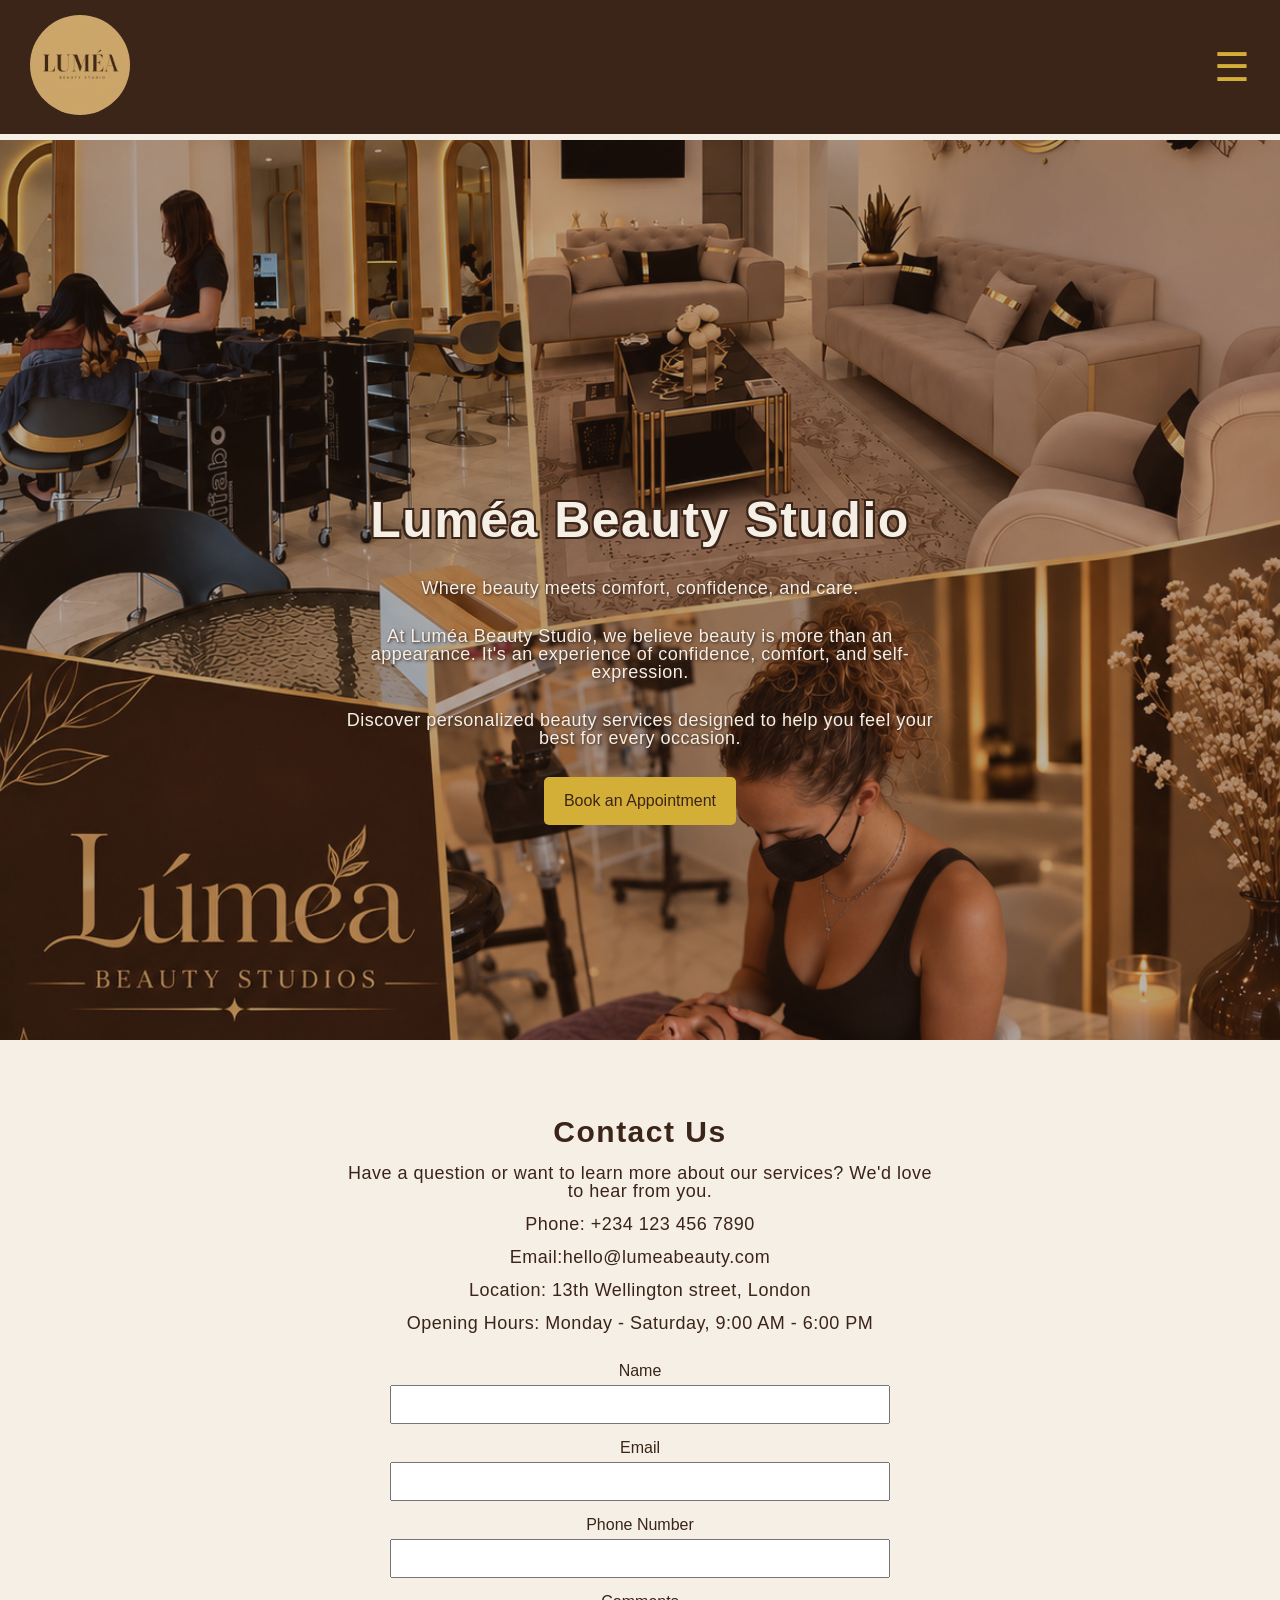
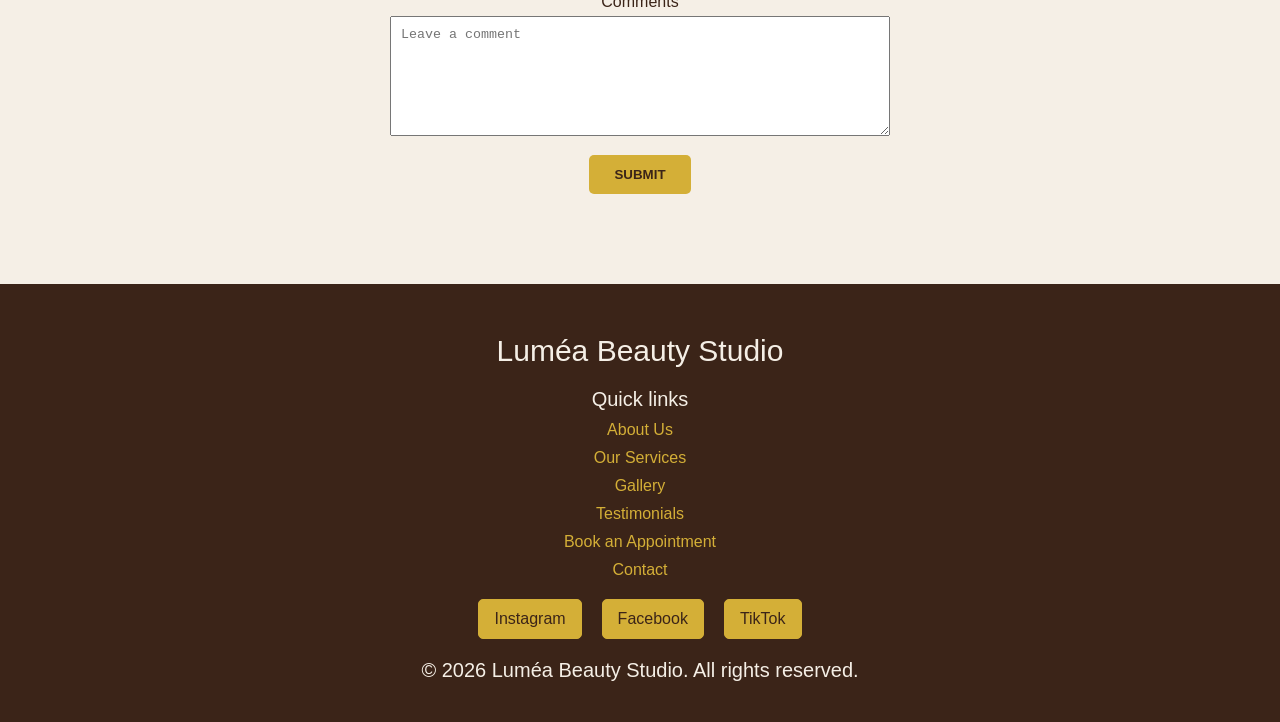
<file: index.html>
<!DOCTYPE html>

<html>
<head>
  <meta charset="UTF-8">
<meta name="viewport" content="width=device-width, initial-scale=1.0">
<title>Luméa Beauty Studio</title>
  <link rel="stylesheet" href="styles/lumea.css">
  
</head>
<body>
    <header>
      <div class="brand">
        <img src="images/logo.jpg" alt="LUMEA B.S" class="logo">
        </div>
   <button class="menu-toggle" type="button">
    ☰
</button>
       <nav class="nav-menu">
<a href="index.html">Home</a>
<a href="main.html#about">About Us</a>
<a href="main.html#services">Our Services</a>
<a href="main.html#gallery">Gallery</a>
<a href="main.html#Testimonials">Testimonials</a>
<a href="application.html#appointment">Book an Appointment</a>
<a href="main.html#contact">Contact</a>
<button class="theme-toggle" type="button">
    ☀️
</button>
       </nav>
    </header>
    
    <main>
        
    <section class="hero">
        <h1>Luméa Beauty Studio</h1>
        <p>Where beauty meets comfort, confidence, and care.</p>
        <p>At Luméa Beauty Studio, we believe beauty is more than an appearance. It's an experience of confidence, comfort, and self-expression.</p>
        <p>Discover personalized beauty services designed to help you feel your best for every occasion.</p>
        <a href="application.html" class="hero-btn">Book an Appointment</a>
       <img src="images/hero.jpg" alt="Beauty services at Luméa Beauty Studio">
    </section>
    
    <section id="contact" class="contact">
        <h2>Contact Us</h2>
         <p> Have a question or want to learn more about our services?
    We'd love to hear from you.
         </p>
      
      <div class="contact-info">
    <p>Phone: +234 123 456 7890</p>
    <p>Email:hello@lumeabeauty.com</p>
   <p>Location: 13th Wellington street, London</p>
    <p>Opening Hours: Monday - Saturday, 9:00 AM - 6:00 PM</p>
    </div>
    
    <form class="contact-form">
  <label for="contact-name">Name</label>
        <input type="text" id="contact-name" name="name">
  <label for="contact-email">Email</label>
        <input type="email" id="contact-email" name="email">
  <label for="contact-number">Phone Number</label>
        <input type="tel" id="contact-number">
  <label for="contact-comment">Comments</label>
      <textarea id="contact-comment" name="comment" placeholder="Leave a comment"></textarea>
      <button type ="submit">
          SUBMIT
      </button>  

</form>
        
      </section>
</main>

     <footer>
           <h2>Luméa Beauty Studio</h2>
           <h3>Quick links</h3>
           <ul>
   <li> 
       <a href="main.html#about">About Us</a>
   </li>
   
   <li> 
     <a href="main.html#services">Our Services</a>
   </li>
   
    <li> 
     <a href="main.html#gallery">Gallery</a>
    </li>
    
    <li> 
 <a href="main.html#Testimonials">Testimonials</a>
    </li>
    
     <li>
    <a href="application.html#appointment">Book an Appointment</a>
     </li> 
     
    <li> 
     <a href="main.html#contact">Contact</a>
    </li>
           </ul>
           
           <div class="social-links">
    <a href="#">Instagram</a>
    <a href="#">Facebook</a>
    <a href="#">TikTok</a>
</div>
           
      <script src= "scripts/lumea.js"></script>
           
           <p>© 2026 Luméa Beauty Studio. All rights reserved.</p>
      </footer>
</body>
</html>
</file>
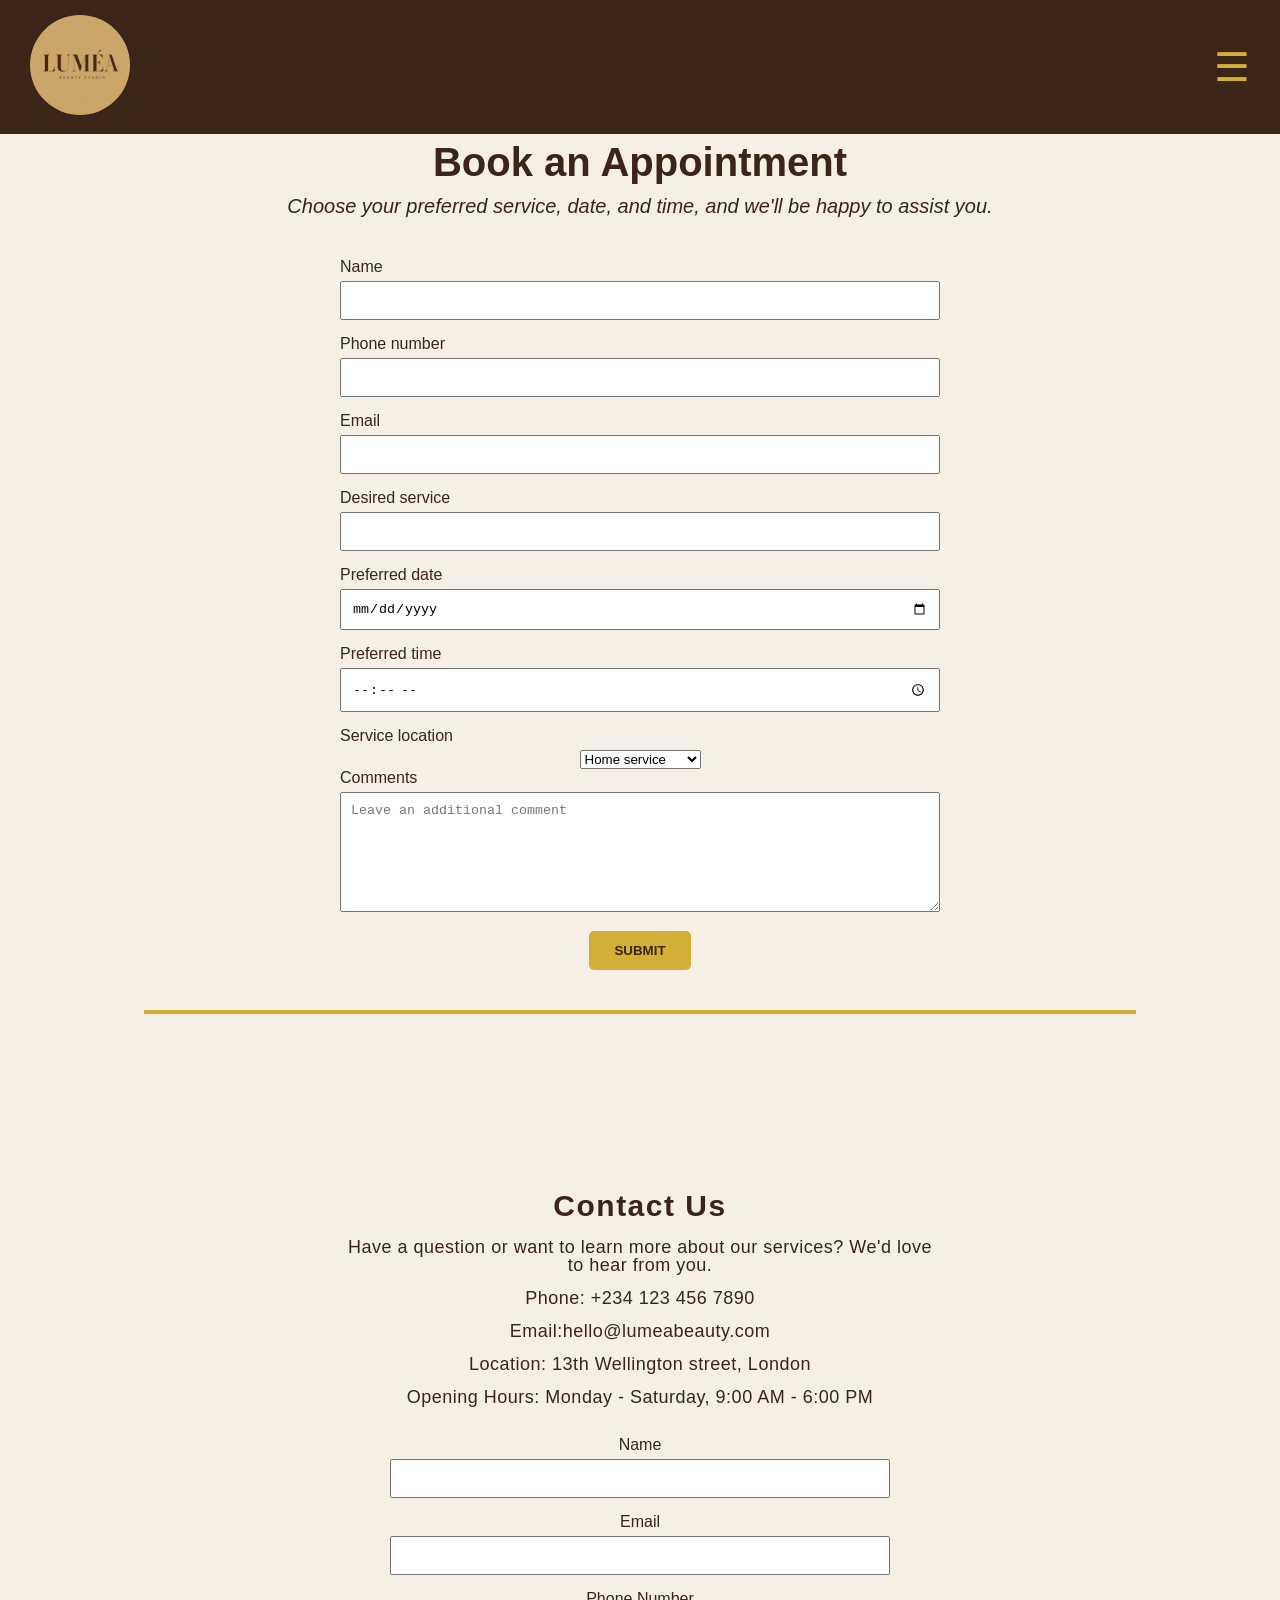
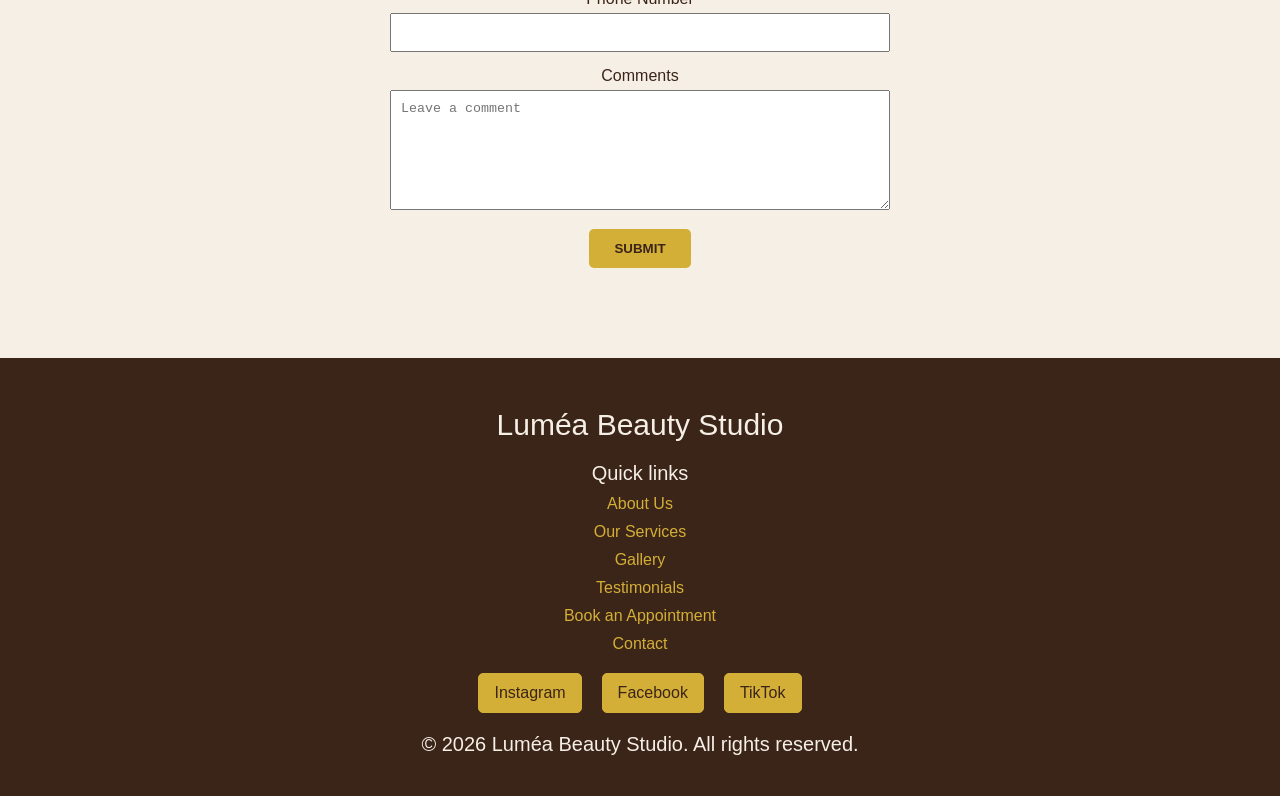
<file: application.html>
<!DOCTYPE html>

<html>
<head>
  <meta charset="UTF-8">
<meta name="viewport" content="width=device-width, initial-scale=1.0">
<title>Luméa Beauty Studio</title>
  <link rel="stylesheet" href="styles/lumea.css">
  
</head>
<body>
  <header>
      <div class="brand">
        <img src="images/logo.jpg" alt="LUMEA B.S" class="logo">
        </div>
   <button class="menu-toggle" type="button">
    ☰
</button>
       <nav class="nav-menu">
<a href="index.html">Home</a>
<a href="main.html#about">About Us</a>
<a href="main.html#services">Our Services</a>
<a href="main.html#gallery">Gallery</a>
<a href="main.html#Testimonials">Testimonials</a>
<a href="application.html#appointment">Book an Appointment</a>
<a href="main.html#contact">Contact</a>
<button class="theme-toggle" type="button">
    ☀️
</button>
       </nav>
    </header>
         
    <section id="appointment" class="appointment">
        <h1>Book an Appointment</h1>
      <p> Choose your preferred service, date, and time, and we'll be happy to assist you.</p>
     
      <form class="appointment-form">
        <label for ="appointment-name">Name</label>
        <input type ="text" id="appointmen-name">
        
       <label for ="appointment-number">Phone number</label>
       <input type ="tel" id="appointment-number">
       
      <label for ="appointment-email">Email</label>
      <input type ="email" id="appointment-email">
      
      <label for ="appointment-service">Desired service</label>
      <input type ="text" id="appointment-service">
      
      <label for ="appointment-date">Preferred date</label>
      <input type ="date" id="appointment-date">
      
      <label for ="appointment-time">Preferred time</label>
      <input type ="time" id="appointment-time">
      
      <label for ="appointment-location">Service location</label>
      <select id="service-location" name="service-location">
          <option>Home service </option>
          <option>In Studio service</option>
          </select>
          
     <label for="appointment-comment">Comments</label>
      <textarea id="appointment-comment" name="comment" placeholder="Leave an additional comment"></textarea>
      <button type ="submit">
          SUBMIT
      </button>
      </form>
 <div class="appointment-divider"></div>    
      
    </section>
         
         <section id="contact" class="contact">
        <h2>Contact Us</h2>
         <p> Have a question or want to learn more about our services?
    We'd love to hear from you.
         </p>
      
      <div class="contact-info">
    <p>Phone: +234 123 456 7890</p>
    <p>Email:hello@lumeabeauty.com</p>
   <p>Location: 13th Wellington street, London</p>
    <p>Opening Hours: Monday - Saturday, 9:00 AM - 6:00 PM</p>
    </div>
    
    
    <form class="contact-form">
  <label for="contact-name">Name</label>
        <input type="text" id="contact-name" name="name">
  <label for="contact-email">Email</label>
        <input type="email" id="contact-email" name="email">
  <label for="contact-number">Phone Number</label>
        <input type="tel" id="contact-number">
  <label for="contact-comment">Comments</label>
      <textarea id="contact-comment" name="comment" placeholder="Leave a comment"></textarea>
      <button type ="submit">
          SUBMIT
      </button>
      

</form>
        
      </section>
</main>

     <footer>
           <h2>Luméa Beauty Studio</h2>
           <h3>Quick links</h3>
           <ul>
   <li> 
       <a href="main.html#about">About Us</a>
   </li>
   
   <li> 
     <a href="main.html#services">Our Services</a>
   </li>
   
    <li> 
     <a href="main.html#gallery">Gallery</a>
    </li>
    
    <li> 
 <a href="main.html#Testimonials">Testimonials</a>
    </li>
    
     <li>
    <a href="application.html#appointment">Book an Appointment</a>
     </li> 
     
    <li> 
     <a href="main.html#contact">Contact</a>
    </li>
           </ul>
           
           <div class="social-links">
    <a href="#">Instagram</a>
    <a href="#">Facebook</a>
    <a href="#">TikTok</a>
</div>

   <script src= "scripts/lumea.js"></script>
           
           <p>© 2026 Luméa Beauty Studio. All rights reserved.</p>
      </footer>
    
    
    
    
</body>
</html>
</file>
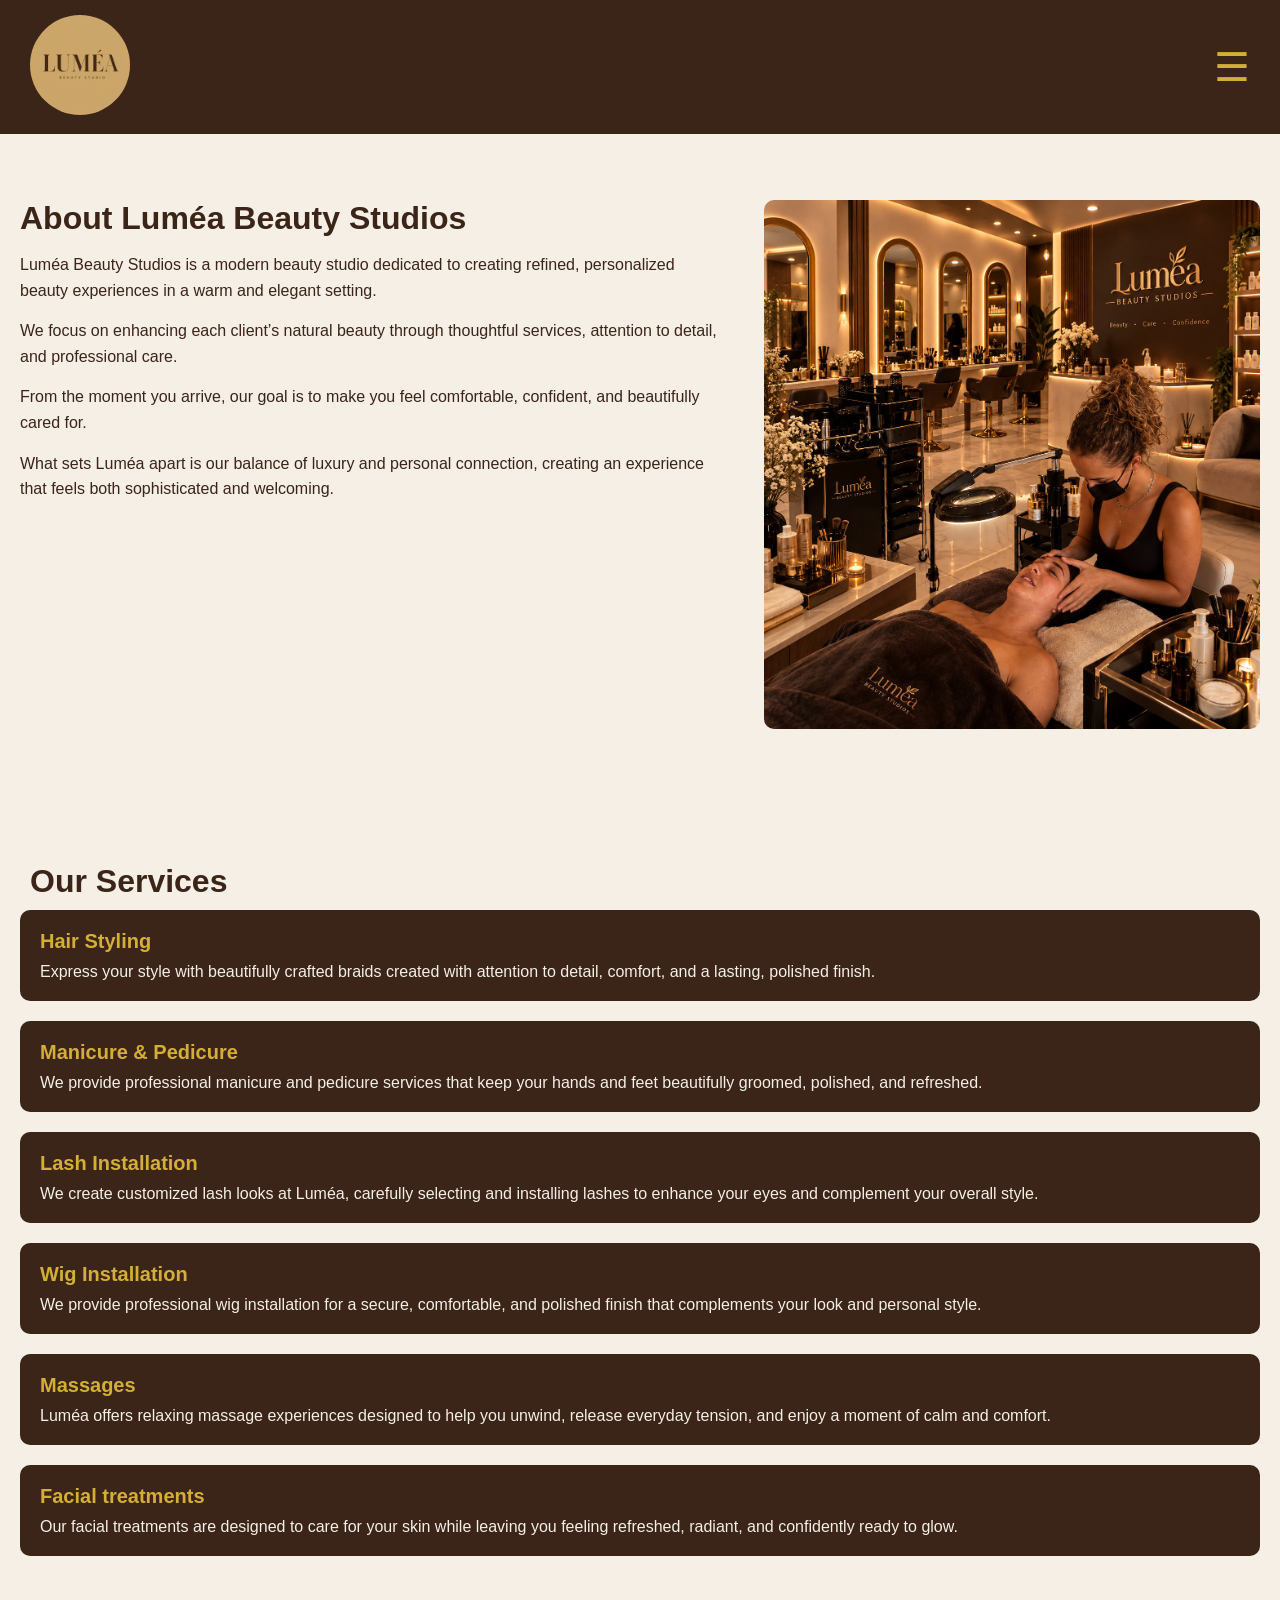
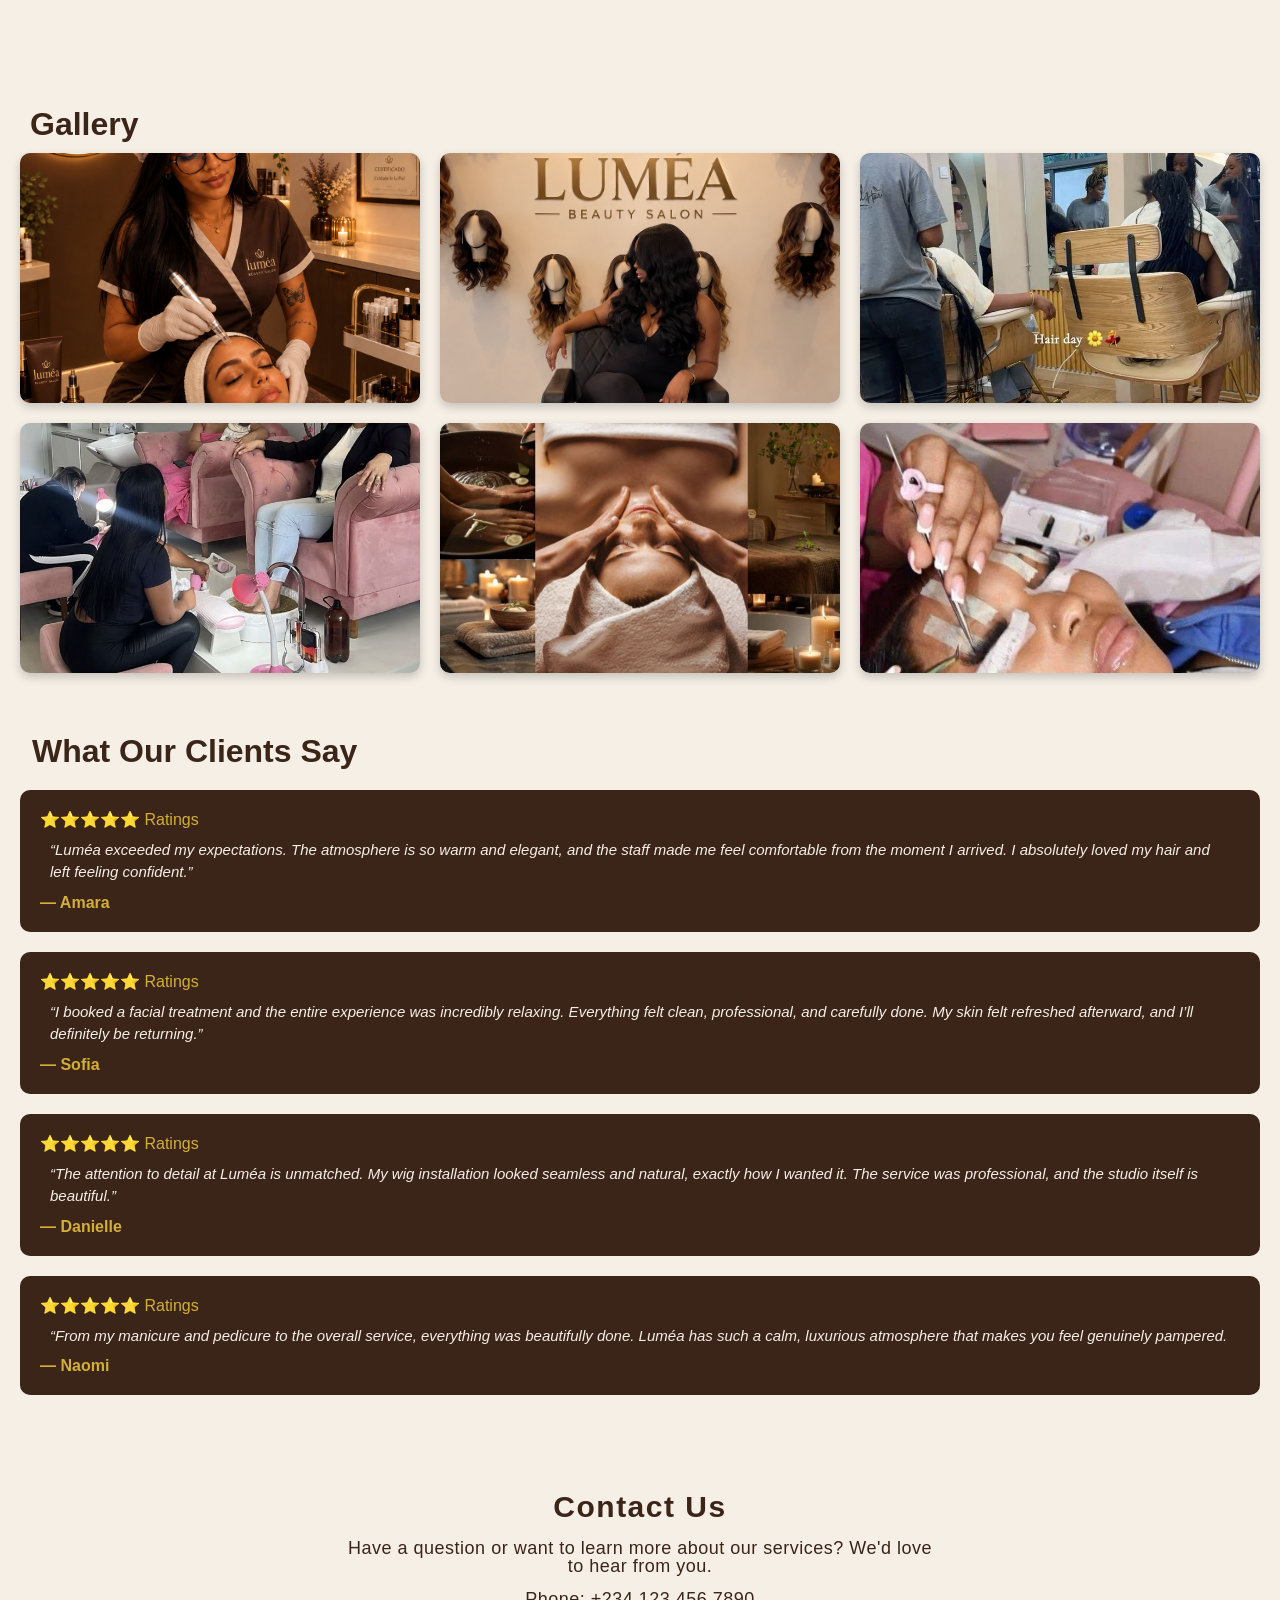
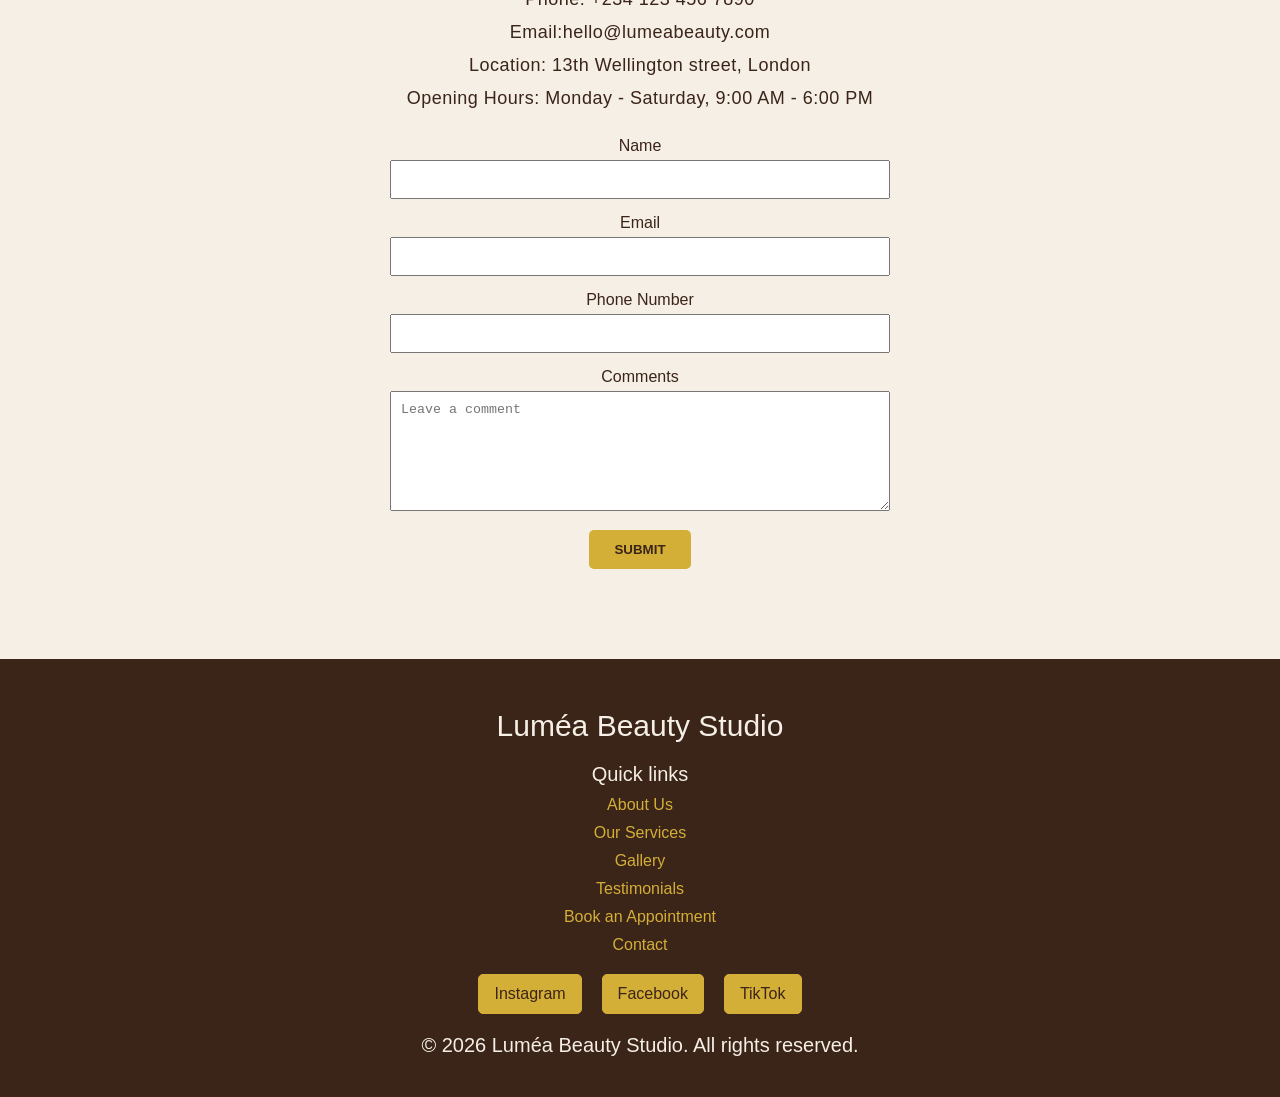
<file: main.html>
<!DOCTYPE html>

<html>
<head>
  <meta charset="UTF-8">
<meta name="viewport" content="width=device-width, initial-scale=1.0">
<title>Luméa Beauty Studio</title>
  <link rel="stylesheet" href="styles/lumea.css">
  <script src= "scripts/lumea.js" defer ></script>
</head>
<body>
  <header>
      <div class="brand">
        <img src="images/logo.jpg" alt="LUMEA B.S" class="logo">
        </div>
   <button class="menu-toggle" type="button">
    ☰
</button>
       <nav class="nav-menu">
<a href="index.html">Home</a>
<a href="main.html#about">About Us</a>
<a href="main.html#services">Our Services</a>
<a href="main.html#gallery">Gallery</a>
<a href="main.html#testimonials">Testimonials</a>
<a href="application.html#appointment">Book an Appointment</a>
<a href="main.html#contact">Contact</a>
<button class="theme-toggle" type="button">
    ☀️
</button>
       </nav>
    </header>
        <main>
             
    <section id="about" class="about">
    <div class="about-text">    
     <h2> About Luméa Beauty Studios </h2>        
            <p>Luméa Beauty Studios is a modern beauty studio dedicated to creating refined, personalized beauty experiences in a warm and elegant setting.</p>
            <p> We focus on enhancing each client’s natural beauty through thoughtful services, attention to detail, and professional care. </p>
           <p> From the moment you arrive, our goal is to make you feel comfortable, confident, and beautifully cared for. </p>
         <p>  What sets Luméa apart is our balance of luxury and personal connection, creating an experience that feels both sophisticated and welcoming.</p>
         </div>
         <div class="about-image">
     <img src="images/about.jpg" alt="Luméa Beauty Studio">
</div> 
   </section>
   
   
   <section id="services" class="services">
         <h2>Our Services</h2>
         
     <div class="service-item">
    <h3>Hair Styling</h3>
    <p>
        Express your style with beautifully crafted braids created with attention to detail, comfort, and a lasting, polished finish.
    </p>
</div>
        
         <div class="service-item">
    <h3>Manicure & Pedicure</h3>
   <p>     
      We provide professional manicure and pedicure services that keep your hands and feet beautifully groomed, polished, and refreshed.  
  </p>
</div>

      <div class="service-item">
    <h3> Lash Installation</h3>
   <p>     
        We create customized lash looks at Luméa, carefully selecting and installing lashes to enhance your eyes and complement your overall style.
  </p>
</div>

        <div class="service-item">
          <h3>Wig Installation</h3>
   <p>     
        We provide professional wig installation for a secure, comfortable, and polished finish that complements your look and personal style.
  </p>
</div>

        <div class="service-item">
    <h3>Massages</h3>
   <p>     
        Luméa offers relaxing massage experiences designed to help you unwind, release everyday tension, and enjoy a moment of calm and comfort.
  </p>
</div>

        <div class="service-item">
    <h3>Facial treatments  </h3>
   <p>     
        Our facial treatments are designed to care for your skin while leaving you feeling refreshed, radiant, and confidently ready to glow.
  </p>
</div>
</section>

     <section id="gallery"class="gallery">
        <h2>Gallery</h2>
   <div class="gallery-container">
     <img src="images/gallery1.jpg" alt="Image 1">
     <img src="images/gallery2.jpg" alt="Image 2">
     <img src="images/gallery3.jpg" alt="Image 3">
     <img src="images/gallery4.jpg" alt="Image 4"> 
     <img src="images/gallery5.jpg" alt="Image 5">
     <img src="images/gallery6.jpg" alt="Image 6">    
   </div>      
     </section>
     
  <section id="testimonials" class="testimonials">
       <h2>What Our Clients Say</h2>
       
       <div class="testimonials-container">
           
    <div class="testimonial-card">    
<div class="rating">⭐⭐⭐⭐⭐ Ratings</div>
       <p>
        “Luméa exceeded my expectations. The atmosphere is so warm and elegant,
        and the staff made me feel comfortable from the moment I arrived.
        I absolutely loved my hair and left feeling confident.”
    </p>
    <h4>— Amara</h4>
</div>

   <div class="testimonial-card">      
 <div class="rating">⭐⭐⭐⭐⭐ Ratings</div>
    <p>
      “I booked a facial treatment and the entire experience was incredibly relaxing. Everything felt clean, professional, and carefully done. My skin felt refreshed afterward, and I’ll definitely be returning.”</p>
   <h4>— Sofia</h4>
 </div>
        
   <div class="testimonial-card">      
 <div class="rating">⭐⭐⭐⭐⭐ Ratings</div>
   <p>
       “The attention to detail at Luméa is unmatched. My wig installation looked seamless and natural, exactly how I wanted it. The service was professional, and the studio itself is beautiful.”
   </p>
   <h4>— Danielle</h4>
   </div>
   
     <div class="testimonial-card">      
 <div class="rating">⭐⭐⭐⭐⭐ Ratings</div>
      <p>
          “From my manicure and pedicure to the overall service, everything was beautifully done. Luméa has such a calm, luxurious atmosphere that makes you feel genuinely pampered.</p>
        <h4>— Naomi</h4>
</div>
        </div>
            </section>
            
        <section id="contact" class="contact">
        <h2>Contact Us</h2>
         <p> Have a question or want to learn more about our services?
    We'd love to hear from you.
         </p>
      
      <div class="contact-info">
    <p>Phone: +234 123 456 7890</p>
    <p>Email:hello@lumeabeauty.com</p>
   <p>Location: 13th Wellington street, London</p>
    <p>Opening Hours: Monday - Saturday, 9:00 AM - 6:00 PM</p>
    </div>
    
    <form class="contact-form">
  <label for="contact-name">Name</label>
        <input type="text" id="contact-name" name="name">
  <label for="contact-email">Email</label>
        <input type="email" id="contact-email" name="email">
  <label for="contact-number">Phone Number</label>
        <input type="tel" id="contact-number">
  <label for="contact-comment">Comments</label>
      <textarea id="contact-comment" name="comment" placeholder="Leave a comment"></textarea>
      <button type ="submit">
          SUBMIT
      </button>
</form>
        
      </section>
</main>

     <footer>
           <h2>Luméa Beauty Studio</h2>
           <h3>Quick links</h3>
           <ul>
   <li> 
       <a href="main.html#about">About Us</a>
   </li>
   
   <li> 
     <a href="main.html#services">Our Services</a>
   </li>
   
    <li> 
     <a href="main.html#gallery">Gallery</a>
    </li>
    
    <li> 
 <a href="main.html#Testimonials">Testimonials</a>
    </li>
    
     <li>
    <a href="application.html#appointment">Book an Appointment</a>
     </li> 
     
    <li> 
     <a href="main.html#contact">Contact</a>
    </li>
           </ul>
             
             <div class="social-links">
    <a href="#">Instagram</a>
    <a href="#">Facebook</a>
    <a href="#">TikTok</a>
</div>
             
   
             
           <p>© 2026 Luméa Beauty Studio. All rights reserved.</p>
      </footer>
</body>
</html>
</file>
<file: styles/lumea.css>
* {
    margin: 0;
    padding: 0;
    box-sizing: border-box;
}

body {
    background-color: #F5EFE6;
    color: #3B2418;
    font-family: Arial, sans-serif;
    transition: background-color 0.3s ease, color 0.3s ease;
}

body.no-transition {
    transition: none;
}

header {
    position: fixed;
    top: 0;
    left: 0;
    width: 100%;
    display: flex;
    align-items: center;
    justify-content: space-between;
    padding: 15px 30px;
    z-index: 1000;
    background-color: #3B2418;
}

.brand img{
    width:100px;
    height :100px;
    border-radius: 50%;
    object-fit: cover;
}

.menu-toggle {
    border: none;
    background: transparent;
    font-size: 40px;
    cursor: pointer;
    color:#D4AF37 ;
    -webkit-tap-highlight-color: transparent;
}


nav {
    position: absolute;
    top: 100%;
    right: 0;
    background-color:#3B2418;
}

.nav-menu {
    display: none;
    width: 200px;
}


.nav-menu a {
    display: block;
    color: #D4AF37;
    text-decoration: none;
    padding: 15px 20px;
}

.theme-toggle {
         border:none;
         background: transparent;
         cursor:pointer;
         padding :15px 20px;
         font-size:30px;
}

.hero{
    min-height : 100vh;
    display :flex;
    align-items : center;
   justify-content : center;
    text-align : center;
     position :relative;
     flex-direction: column;
     padding-top:120px;
}

.hero img {
    position: absolute;
    inset: 0;
    width: 100%;
    height: 100%;
    object-fit: cover;
    z-index: 0;
}

.hero::before {
    content: "";
    position: absolute;
    inset: 0;
    background: rgba(59, 36, 24, 0.35);
    z-index: 1;
}

.hero h1{
    font-size:50px;
    font-weight: 700;
    letter-spacing:1.50px;
    margin : 15px;
    color: #F5EFE6;
    text-shadow:
        2px 2px 0 #3B2418,
        -2px -2px 0 #3B2418,
        2px -2px 0 #3B2418,
        -2px 2px 0 #3B2418;
}

.hero p {
    font-size: 18px;
    font-weight: 500;
    line-height: 1.0;
    letter-spacing: 0.5px;
    margin: 15px 0;
    max-width: 600px;
    color: #F5EFE6;
    text-shadow: 1px 1px 3px #3B2418;
}

.hero a{
    display : inline-block;
    padding : 15px 20px ;
    background-color :#D4AF37;
    color: #3B2418;
    text-decoration :none ;
    border-radius : 5px;
    margin-top :15px;
    font-weight :400;
 }

.hero h1,
.hero p,
.hero a {
    position: relative;
    z-index: 2;
}

.contact {
    padding: 60px 20px;
    text-align: center;
}

.contact h2{
    font-size:30px;
    font-weight: 700;
    letter-spacing:1.50px;
    margin : 15px;
    color: #3B2418;
}

.contact p{
    font-size: 18px;
    font-weight: 500;
    line-height: 1;
    letter-spacing: 0.5px;
    margin: 15px auto;
    width:100%;
    text-align: center;
    max-width: 600px;
    color: #3B2418;
}

.contact-info{
    font-size: 18px; 
    font-weight: 500;
    line-height: 1.5;
    letter-spacing: 0.5px;
    margin: 15px auto;
    max-width: 600px;
    color: #3B2418;
}
.contact-form {
    max-width: 500px;
    margin: 30px auto;
}

.contact-form label {
    display: block;
    text-align: center;
    margin-bottom: 5px;
}

.contact-form input {
    width: 100%;
    padding: 10px;
    margin-bottom: 15px;
}

footer {
    padding: 40px 20px;
    background-color: #3B2418;
    color: #F5EFE6;
    text-align: center;
}

footer ul {
    list-style: none;
    padding: 0;
    margin: 0;
}

footer ul li {
    margin-bottom: 10px;
}

footer ul li a {
    color: #D4AF37;
    text-decoration: none;
}
footer h2{
    padding:10px;
    font-size:30px;
    font-weight:500;
}

footer h3{
    padding :10px;
    font-size:20px;
    font-weight:500;
}

footer ul li a:hover {
    color: #F5EFE6;
}

footer p {
    margin-top: 20px;
    font-size: 20px;
    font-weight:500;
}

.social-links {
    display: flex;
    justify-content: center;
    gap: 20px;
    margin-top: 20px;
}

.social-links a {
    color: #3B2418;
    text-decoration: none;
    border: 1px solid #D4AF37;
    padding: 10px 15px;
    border-radius: 5px;
    background-color:#D4AF37;
    font-weight:500;
}

main {
    padding-top: 140px;
    background-color: #F5EFE6;
}

body.dark-mode main {
    background-color: #403028;
}

.about {
    padding: 60px 20px;
    display: flex;
    align-items: flex-start;
    gap: 40px;
    justify-content:center;
}

.about-text h2 {
    font-size: 32px;
    font-weight: 700;
    margin-bottom: 15px;
}

.about-text p {
    font-size: 16px;
    line-height: 1.6;
    margin-bottom: 15px;
}
.about-image img {
    width: 100%;
    height: auto;
    border-radius: 10px;
}

.about-image {
    flex: 0 0 40%;
}

.about-text {
    flex: 1;
}

.services {
    padding: 60px 20px;
    align-content:center;
}

.service-item{
    padding: 20px;
    margin-bottom: 20px;
    border-radius: 10px;
    background-color: #3B2418;
    color: #F5EFE6;
    font-weight:400;
    width: 100%;
}

.service-item h3 {
    color: #D4AF37;
    margin-bottom: 10px;
    font-size:20px;
}


.services h2{
    font-size:32px;
    padding : 10px 10px;
    font-weight:700;
}

.service-card p {
    line-height: 1.6;
    margin: 0;
}

.gallery {
    padding: 60px 20px;
}

.gallery-container {
    display: grid;
    grid-template-columns: repeat(3, 1fr);
    gap: 20px;
}

.gallery-container img {
    width: 100%;
    height: 250px;
    object-fit: cover;
    border-radius: 10px;
    box-shadow: 0 4px 10px rgba(0, 0, 0, 0.2);
}

.gallery-container img:hover {
    transform: scale(1.03);
    transition: transform 0.3s ease;
}

.gallery h2{
    padding :10px 10px;
    font-size:32px;
    font-weight:700;
}

.testimonials h2 {
    margin-left: 32px;
    font-size: 32px;
    font-weight :700;
}

.testimonials-container {
    display: flex;
    flex-direction: column;
    gap: 20px;
    padding: 20px;
}

.testimonial-card {
    padding: 20px;
    background-color: #3B2418;
    color: #F5EFE6;
    border-radius: 10px;
}

.testimonial-card .rating {
    color: #D4AF37;
    margin-bottom: 10px;
}

.testimonial-card p {
     line-height:1.5;
     font-size:15px;
     margin:10px 10px;
     font-style:italic;
}

.testimonial-card h4 {
    color: #D4AF37;
    margin-top: 10px;
}
  
.appointment {
    padding: 140px 20px 60px;
    text-align: center;
}

.appointment h1{
    font-size:40px;
}

.appointment p{
    padding :10px 10px;
    font-weight : 500;
    font-style:italic;
    font-size:20px;
    
}

.appointment-form {
    max-width: 600px;
    margin: 30px auto;
}

.appointment-form label {
    display: block;
    text-align: left;
    margin-bottom: 5px;
    font-weight:500;
}

.appointment-form input {
    width: 100%;
    padding: 10px;
    margin-bottom: 15px;
}

.contact-form textarea,
.appointment-form textarea {
    width: 100%;
    min-height: 120px;
    padding: 10px;
    margin-bottom: 15px;
}

.appointment-divider {
    width: 80%;
    height: 4px;
    background-color: #D4AF37;
    margin: 40px auto;
}

.contact-form button,
.appointment-form button {
    background-color: #D4AF37;
    color: #3B2418;
    border: none;
    padding: 12px 25px;
    border-radius: 5px;
    cursor: pointer;
    font-weight: bold;
}

.contact-form button:hover,
.appointment-form button:hover {
    background-color: #3B2418;
    color: #D4AF37;
}


.nav-menu.active {
    display:block;
}

body.dark-mode {
    background-color: #403028;
    color: #F5EFE6;
}

body.dark-mode .contact h2,
body.dark-mode .contact p,
body.dark-mode .contact-info {
    color: #F5EFE6;
}

#about,
#services,
#gallery,
#testimonials,
#contact {
    scroll-margin-top: 110px;
}





@media (max-width: 768px) {
    .about {
        flex-direction: column;
    }

    .about-image {
    width: 100%;
    flex: 0 0 100%;
    }

    .about-text {
    width: 100%;
    flex: 0 0 100%;
    }
    
    .contact h2 {
       font-size: 26px;
    }
    
    .appointment h2 {
       font-size: 28px;
    }
    
    header {
       padding: 10px 15px;
    }
    
    .about {
    padding-bottom: 30px;
     }

    .services {
    padding-top: 30px;
    padding-bottom: 30px;
     }

    .gallery {
    padding-top: 30px;
      }
    
    
}
</file>
